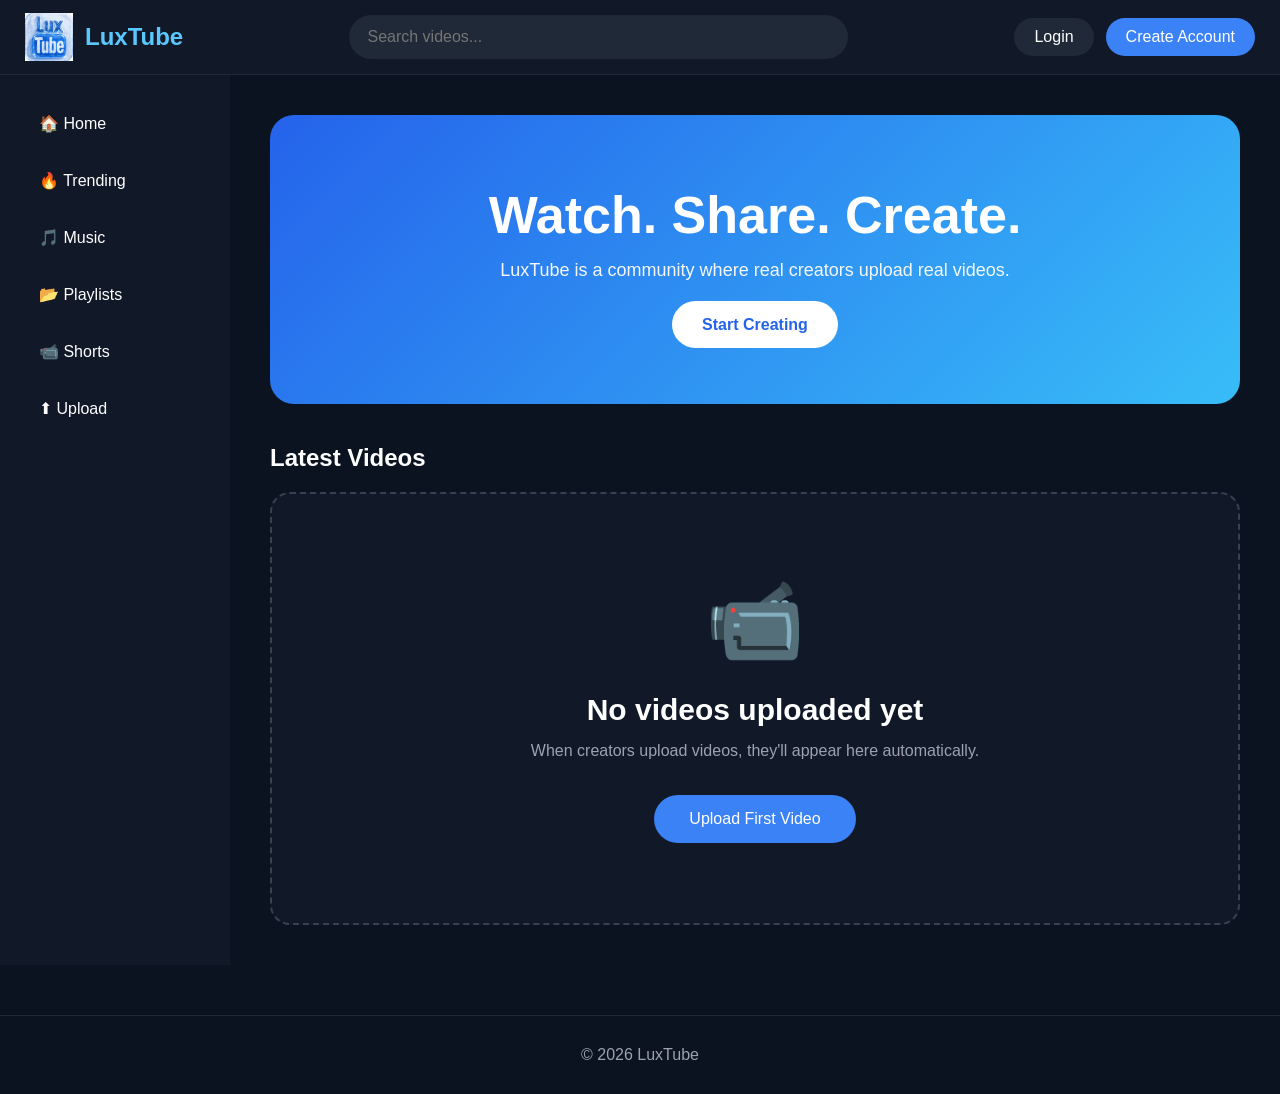
<file: index.html>
<!DOCTYPE html>
<html lang="en">
<head>
<meta charset="UTF-8">
<meta name="viewport" content="width=device-width, initial-scale=1.0">
<title>LuxTube</title>

<link rel="stylesheet" href="css/style.css">
</head>

<body>

<header>

<div class="logo">
<img src="assets/logo.png" alt="LuxTube">
<span>LuxTube</span>
</div>

<div class="search">
<input type="text" placeholder="Search videos...">
</div>

<div class="buttons">
<a href="login.html" class="btn">Login</a>
<a href="register.html" class="btn primary">Create Account</a>
</div>

</header>

<div class="layout">

<nav>

<a href="#">🏠 Home</a>
<a href="#">🔥 Trending</a>
<a href="#">🎵 Music</a>
<a href="#">📂 Playlists</a>
<a href="#">📹 Shorts</a>
<a href="upload.html">⬆ Upload</a>

</nav>

<main>

<section class="hero">

<h1>Watch. Share. Create.</h1>

<p>
LuxTube is a community where real creators upload real videos.
</p>

<a href="register.html" class="heroButton">
Start Creating
</a>

</section>

<section class="videos">

<h2>Latest Videos</h2>

<div class="empty">

<div class="icon">📹</div>

<h3>No videos uploaded yet</h3>

<p>
When creators upload videos, they'll appear here automatically.
</p>

<a href="upload.html" class="uploadButton">
Upload First Video
</a>

</div>

</section>

</main>

</div>

<footer>

© 2026 LuxTube

</footer>

</body>
</html>
</file>
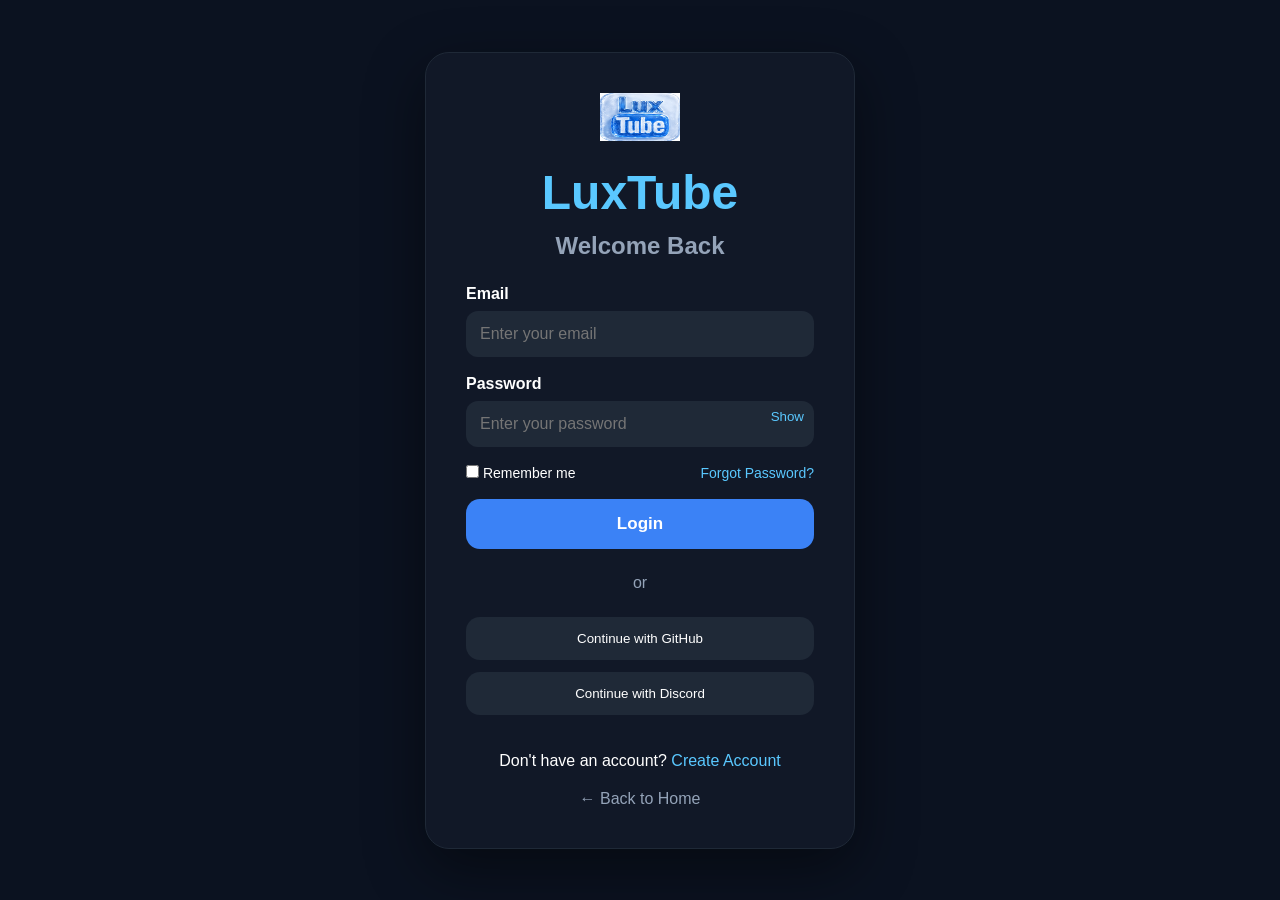
<file: login.html>
<!DOCTYPE html>
<html lang="en">
<head>
<meta charset="UTF-8">
<meta name="viewport" content="width=device-width, initial-scale=1.0">

<title>LuxTube - Login</title>

<link rel="stylesheet" href="css/style.css">

<style>

body{
    background:#0b1220;
    display:flex;
    justify-content:center;
    align-items:center;
    min-height:100vh;
    margin:0;
}

.card{
    width:430px;
    background:#111827;
    border:1px solid #1f2937;
    border-radius:24px;
    padding:40px;
    box-shadow:0 20px 60px rgba(0,0,0,.45);
}

.logo{
    display:flex;
    flex-direction:column;
    align-items:center;
    margin-bottom:25px;
}

.logo img{
    width:80px;
    margin-bottom:12px;
}

.logo h1{
    color:#5ac8ff;
    margin:0;
}

.logo p{
    color:#94a3b8;
}

.input{
    margin-bottom:18px;
}

.input label{
    display:block;
    margin-bottom:8px;
    font-weight:bold;
}

.input input{
    width:100%;
    padding:14px;
    border:none;
    border-radius:12px;
    background:#1f2937;
    color:white;
    font-size:16px;
    outline:none;
}

.password-box{
    position:relative;
}

.password-box button{
    position:absolute;
    right:10px;
    top:8px;
    border:none;
    background:none;
    color:#5ac8ff;
    cursor:pointer;
}

.options{
    display:flex;
    justify-content:space-between;
    align-items:center;
    margin:18px 0;
    font-size:14px;
}

.options a{
    color:#5ac8ff;
    text-decoration:none;
}

.login-btn{
    width:100%;
    padding:15px;
    background:#3b82f6;
    color:white;
    border:none;
    border-radius:14px;
    cursor:pointer;
    font-size:17px;
    font-weight:bold;
}

.login-btn:hover{
    background:#2563eb;
}

.divider{
    text-align:center;
    color:#94a3b8;
    margin:25px 0;
}

.social{
    width:100%;
    padding:14px;
    border:none;
    border-radius:14px;
    margin-bottom:12px;
    cursor:pointer;
    background:#1f2937;
    color:white;
}

.bottom{
    text-align:center;
    margin-top:25px;
}

.bottom a{
    color:#5ac8ff;
    text-decoration:none;
}

.home{
    text-align:center;
    margin-top:20px;
}

.home a{
    color:#94a3b8;
    text-decoration:none;
}

</style>

</head>

<body>

<div class="card">

<div class="logo">

<img src="assets/logo.png" alt="LuxTube">

<h1>LuxTube</h1>

<p>Welcome Back</p>

</div>

<form id="loginForm">

<div class="input">

<label>Email</label>

<input
type="email"
id="email"
name="email"
autocomplete="username"
placeholder="Enter your email"
required>

</div>

<div class="input">

<label>Password</label>

<div class="password-box">

<input
type="password"
id="password"
name="password"
autocomplete="current-password"
placeholder="Enter your password"
required>

<button type="button" id="togglePassword">Show</button>

</div>

</div>

<div class="options">

<label>

<input type="checkbox">

Remember me

</label>

<a href="forgot-password.html">

Forgot Password?

</a>

</div>

<button class="login-btn" type="submit">

Login

</button>

</form>

<div class="divider">

or

</div>

<button class="social">

Continue with GitHub

</button>

<button class="social">

Continue with Discord

</button>

<div class="bottom">

Don't have an account?

<a href="register.html">

Create Account

</a>

</div>

<div class="home">

<a href="index.html">

← Back to Home

</a>

</div>

</div>

<script>

const password=document.getElementById("password");
const toggle=document.getElementById("togglePassword");

toggle.onclick=()=>{

if(password.type==="password"){

password.type="text";
toggle.textContent="Hide";

}else{

password.type="password";
toggle.textContent="Show";

}

};

document.getElementById("loginForm").addEventListener("submit",(e)=>{

e.preventDefault();

/*
Connect Supabase login here later.
*/

console.log("Login clicked.");

});

</script>

</body>
</html>
</file>
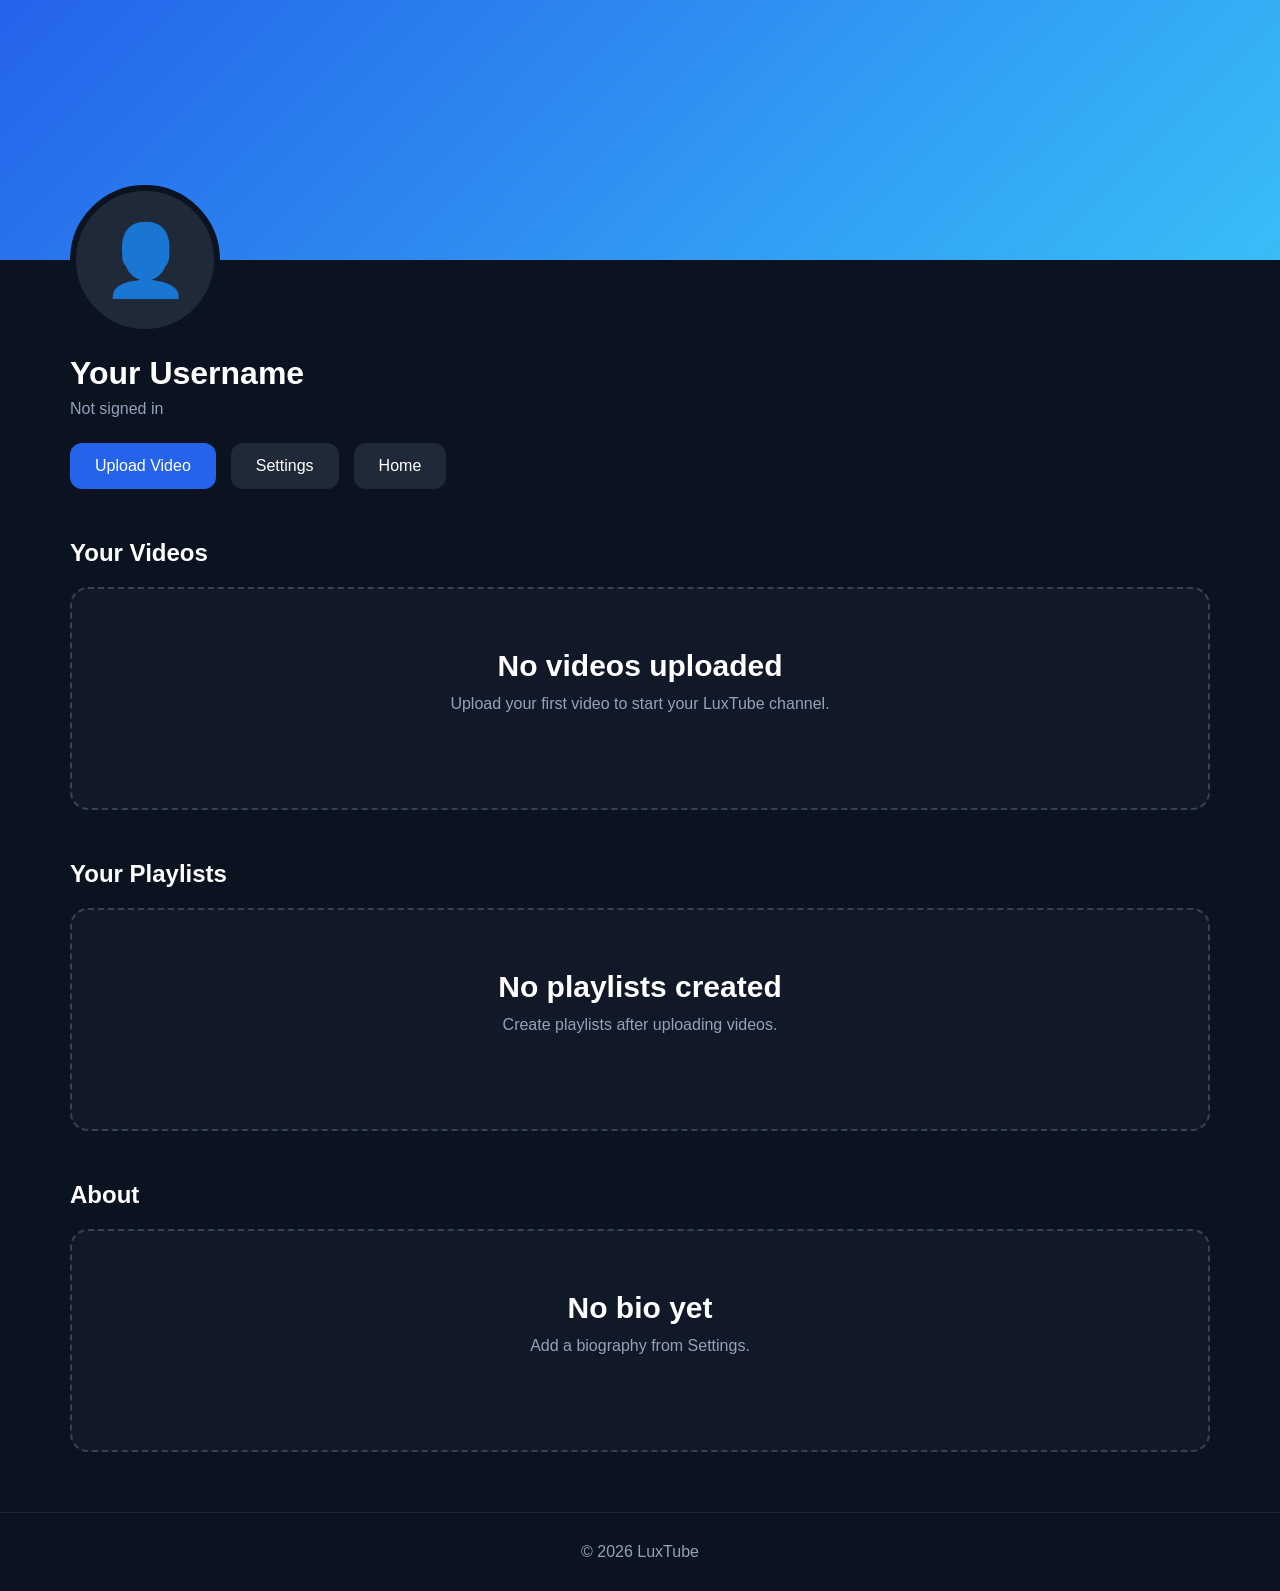
<file: profile.html>
<!DOCTYPE html>
<html lang="en">
<head>

<meta charset="UTF-8">
<meta name="viewport" content="width=device-width, initial-scale=1.0">

<title>My Profile • LuxTube</title>

<link rel="stylesheet" href="css/style.css">

<style>

body{
    margin:0;
    background:#0b1220;
    color:white;
    font-family:Arial,Helvetica,sans-serif;
}

.banner{
    height:260px;
    background:linear-gradient(135deg,#2563eb,#38bdf8);
}

.profile{

    max-width:1200px;

    margin:auto;

    padding:0 30px;

}

.avatar{

    width:150px;

    height:150px;

    border-radius:50%;

    background:#1f2937;

    border:6px solid #0b1220;

    margin-top:-75px;

    display:flex;

    justify-content:center;

    align-items:center;

    font-size:70px;

}

.user{

    margin-top:20px;

}

.user h1{

    margin-bottom:8px;

}

.user p{

    color:#94a3b8;

}

.buttons{

    margin-top:25px;

    display:flex;

    gap:15px;

    flex-wrap:wrap;

}

.btn{

    padding:14px 25px;

    background:#2563eb;

    color:white;

    border-radius:12px;

    text-decoration:none;

}

.btn.secondary{

    background:#1f2937;

}

.section{

    margin-top:50px;

}

.section h2{

    margin-bottom:20px;

}

.empty{

    background:#111827;

    border:2px dashed #374151;

    border-radius:18px;

    padding:60px;

    text-align:center;

}

.empty h3{

    margin-bottom:12px;

}

.empty p{

    color:#94a3b8;

}

footer{

    margin-top:60px;

    text-align:center;

    padding:30px;

    color:#94a3b8;

}

</style>

</head>

<body>

<div class="banner"></div>

<div class="profile">

<div class="avatar">

👤

</div>

<div class="user">

<h1 id="username">

Your Username

</h1>

<p id="email">

Not signed in

</p>

</div>

<div class="buttons">

<a href="upload.html" class="btn">

Upload Video

</a>

<a href="settings.html" class="btn secondary">

Settings

</a>

<a href="index.html" class="btn secondary">

Home

</a>

</div>

<div class="section">

<h2>Your Videos</h2>

<div class="empty">

<h3>No videos uploaded</h3>

<p>

Upload your first video to start your LuxTube channel.

</p>

</div>

</div>

<div class="section">

<h2>Your Playlists</h2>

<div class="empty">

<h3>No playlists created</h3>

<p>

Create playlists after uploading videos.

</p>

</div>

</div>

<div class="section">

<h2>About</h2>

<div class="empty">

<h3>No bio yet</h3>

<p>

Add a biography from Settings.

</p>

</div>

</div>

</div>

<footer>

© 2026 LuxTube

</footer>

<script>

/*
Later you'll replace this with Supabase.

Example:

username.textContent=user.user_metadata.username;
email.textContent=user.email;

*/

</script>

</body>
</html>
</file>
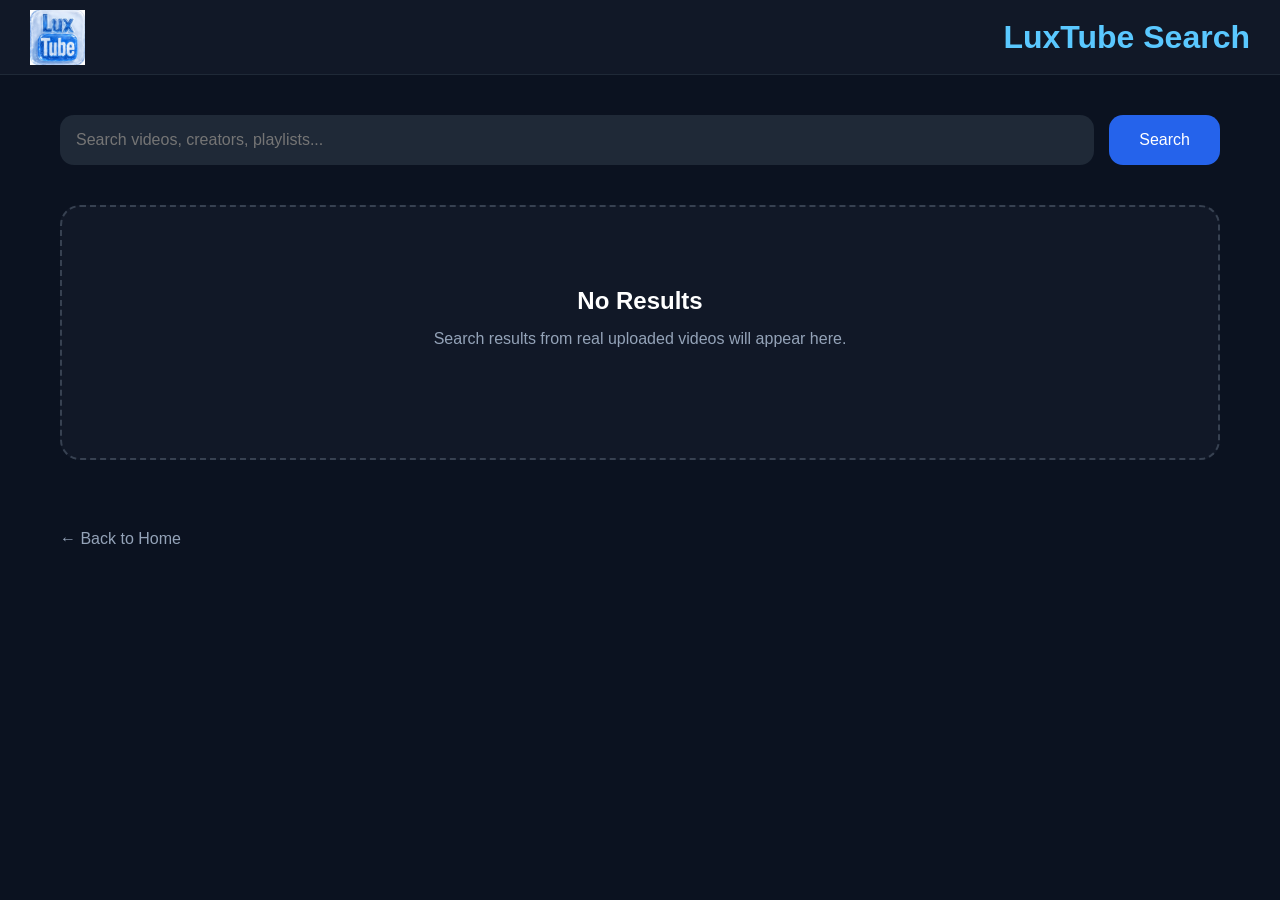
<file: search.html>
<!DOCTYPE html>
<html lang="en">
<head>

<meta charset="UTF-8">
<meta name="viewport" content="width=device-width, initial-scale=1.0">

<title>Search • LuxTube</title>

<link rel="stylesheet" href="css/style.css">

<style>

body{
    margin:0;
    background:#0b1220;
    color:white;
    font-family:Arial,Helvetica,sans-serif;
}

header{
    background:#111827;
    padding:20px 30px;
    display:flex;
    align-items:center;
    gap:20px;
    border-bottom:1px solid #1f2937;
}

header img{
    width:55px;
}

header h1{
    color:#5ac8ff;
    margin:0;
}

.container{
    max-width:1200px;
    margin:auto;
    padding:40px 20px;
}

.searchBox{
    display:flex;
    gap:15px;
    margin-bottom:40px;
}

.searchBox input{

    flex:1;

    padding:16px;

    border:none;

    border-radius:14px;

    background:#1f2937;

    color:white;

    font-size:16px;

    outline:none;

}

.searchBox button{

    padding:16px 30px;

    border:none;

    border-radius:14px;

    background:#2563eb;

    color:white;

    cursor:pointer;

    font-size:16px;

}

.searchBox button:hover{

    background:#1d4ed8;

}

.results{

    background:#111827;

    border:2px dashed #374151;

    border-radius:20px;

    padding:80px 20px;

    text-align:center;

}

.results h2{

    margin-bottom:15px;

}

.results p{

    color:#94a3b8;

    margin-bottom:30px;

}

#videoResults{

    display:grid;

    grid-template-columns:repeat(auto-fill,minmax(320px,1fr));

    gap:25px;

    margin-top:35px;

}

.card{

    display:none;

    background:#1f2937;

    border-radius:16px;

    overflow:hidden;

}

.thumbnail{

    height:180px;

    background:#374151;

}

.info{

    padding:15px;

}

.info h3{

    margin:0 0 10px;

}

.info p{

    color:#94a3b8;

    margin:0;

}

.back{

    display:inline-block;

    margin-top:35px;

    color:#94a3b8;

    text-decoration:none;

}

</style>

</head>

<body>

<header>

<img src="assets/logo.png">

<h1>LuxTube Search</h1>

</header>

<div class="container">

<div class="searchBox">

<input
id="searchInput"
type="text"
placeholder="Search videos, creators, playlists...">

<button id="searchButton">

Search

</button>

</div>

<div class="results" id="emptyState">

<h2>No Results</h2>

<p>

Search results from real uploaded videos will appear here.

</p>

</div>

<div id="videoResults">

<!-- Real videos loaded from Supabase -->

</div>

<a class="back" href="index.html">

← Back to Home

</a>

</div>

<script>

document.getElementById("searchButton").addEventListener("click",()=>{

const query=document.getElementById("searchInput").value.trim();

if(query===""){

alert("Enter something to search.");

return;

}

/*

Later:

1. Send query to Fly.io backend

2. Backend searches Supabase

3. Return real uploaded videos

4. Create cards inside #videoResults

*/

console.log("Searching:",query);

});

</script>

</body>
</html>
</file>
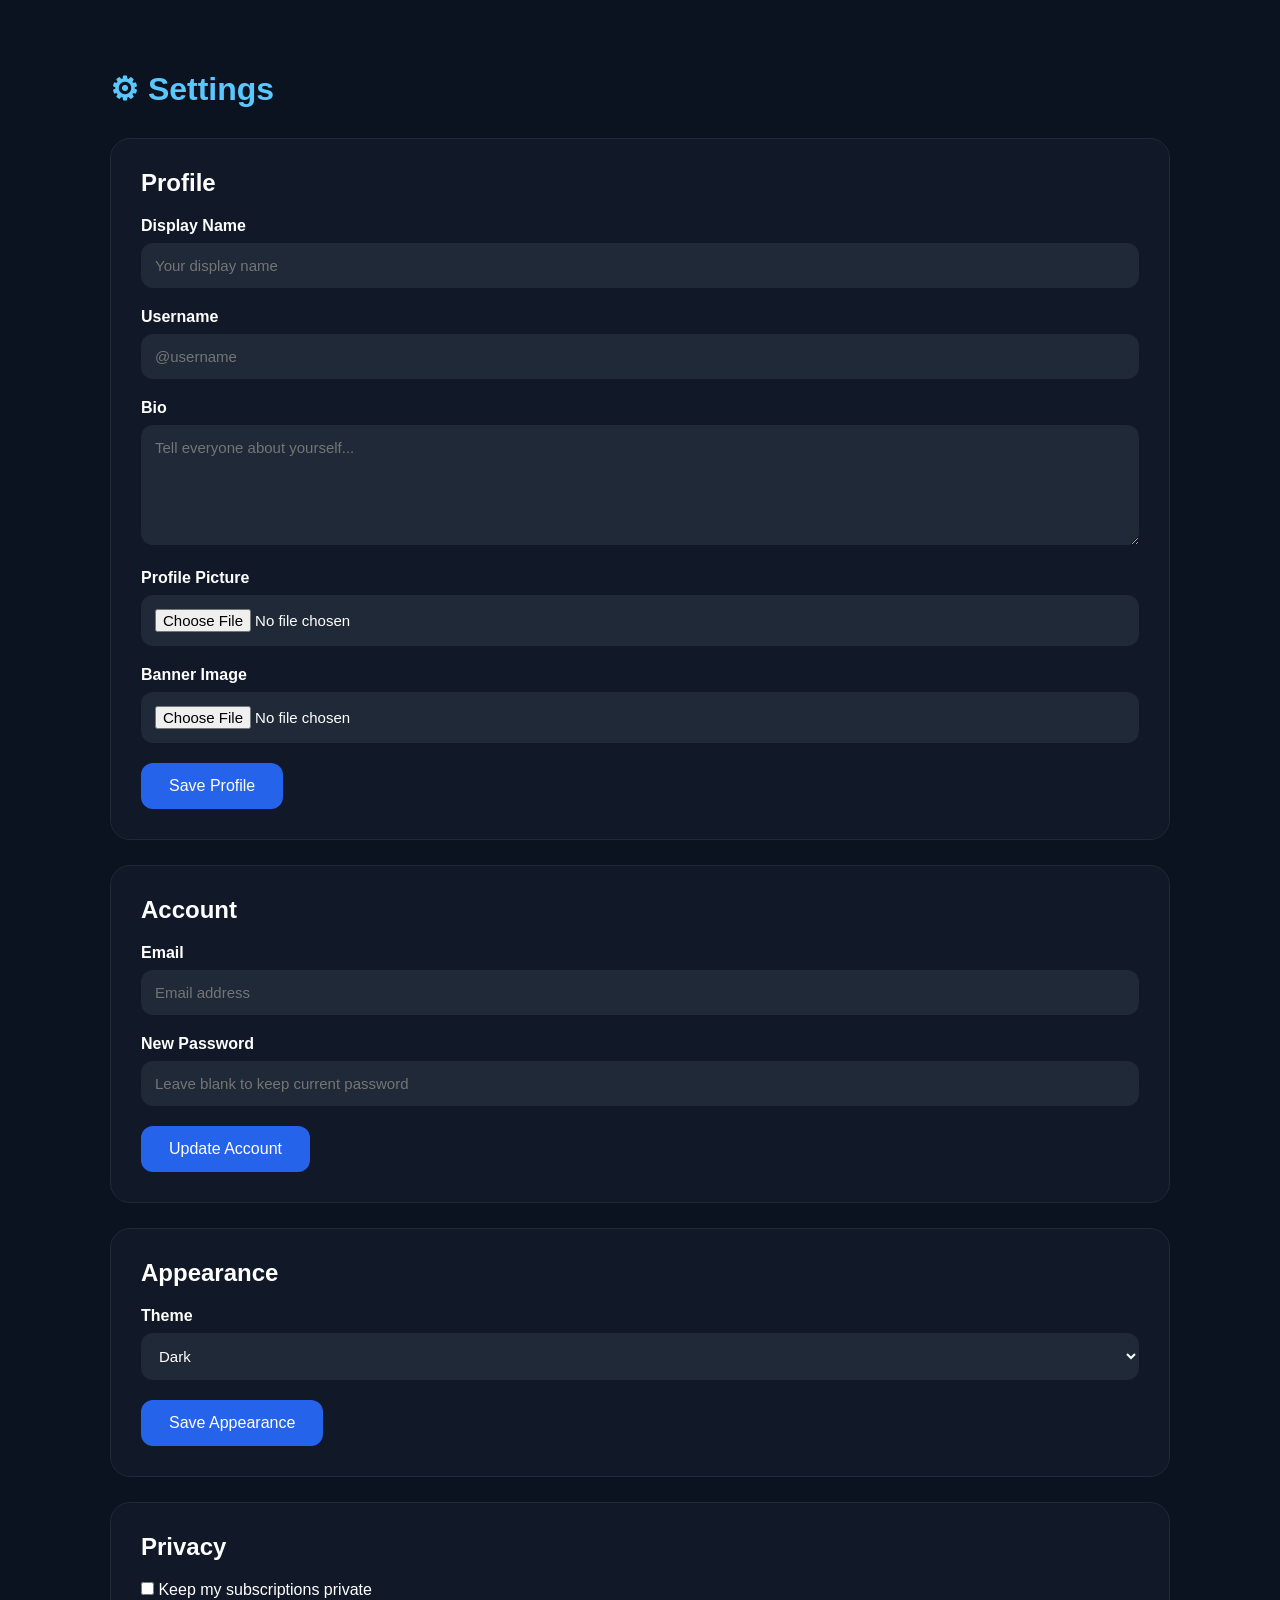
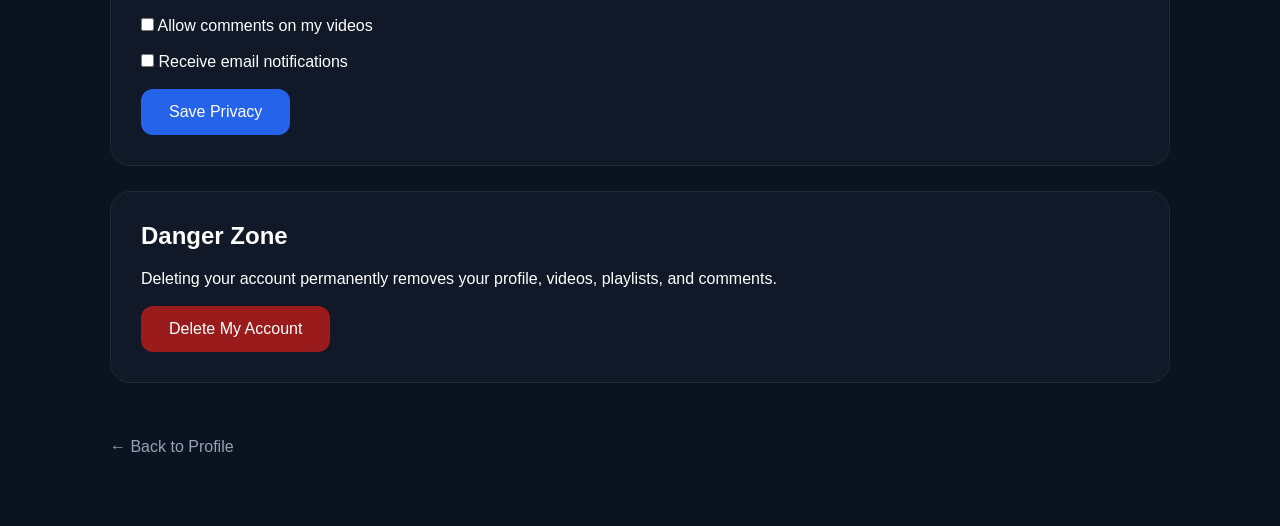
<file: settings.html>
<!DOCTYPE html>
<html lang="en">
<head>

<meta charset="UTF-8">
<meta name="viewport" content="width=device-width, initial-scale=1.0">

<title>Settings • LuxTube</title>

<link rel="stylesheet" href="css/style.css">

<style>

body{
    margin:0;
    background:#0b1220;
    color:white;
    font-family:Arial,Helvetica,sans-serif;
}

.container{
    max-width:1100px;
    margin:50px auto;
    padding:20px;
}

h1{
    margin-bottom:30px;
    color:#5ac8ff;
}

.section{
    background:#111827;
    border:1px solid #1f2937;
    border-radius:20px;
    padding:30px;
    margin-bottom:25px;
}

.section h2{
    margin-top:0;
    margin-bottom:20px;
}

.input{
    margin-bottom:20px;
}

.input label{
    display:block;
    margin-bottom:8px;
    font-weight:bold;
}

.input input,
.input textarea,
.input select{

    width:100%;

    padding:14px;

    border:none;

    outline:none;

    border-radius:12px;

    background:#1f2937;

    color:white;

    font-size:15px;

}

textarea{

    resize:vertical;

    min-height:120px;

}

button{

    padding:14px 28px;

    background:#2563eb;

    color:white;

    border:none;

    border-radius:12px;

    cursor:pointer;

    font-size:16px;

}

button:hover{

    background:#1d4ed8;

}

.danger{

    background:#991b1b;

}

.danger:hover{

    background:#b91c1c;

}

.home{

    display:inline-block;

    margin-top:30px;

    color:#94a3b8;

    text-decoration:none;

}

</style>

</head>

<body>

<div class="container">

<h1>⚙ Settings</h1>

<div class="section">

<h2>Profile</h2>

<div class="input">

<label>Display Name</label>

<input
type="text"
placeholder="Your display name">

</div>

<div class="input">

<label>Username</label>

<input
type="text"
placeholder="@username">

</div>

<div class="input">

<label>Bio</label>

<textarea
placeholder="Tell everyone about yourself..."></textarea>

</div>

<div class="input">

<label>Profile Picture</label>

<input type="file" accept="image/*">

</div>

<div class="input">

<label>Banner Image</label>

<input type="file" accept="image/*">

</div>

<button>

Save Profile

</button>

</div>

<div class="section">

<h2>Account</h2>

<div class="input">

<label>Email</label>

<input
type="email"
placeholder="Email address">

</div>

<div class="input">

<label>New Password</label>

<input
type="password"
placeholder="Leave blank to keep current password">

</div>

<button>

Update Account

</button>

</div>

<div class="section">

<h2>Appearance</h2>

<div class="input">

<label>Theme</label>

<select>

<option>Dark</option>

<option>Light</option>

<option>System</option>

</select>

</div>

<button>

Save Appearance

</button>

</div>

<div class="section">

<h2>Privacy</h2>

<label>

<input type="checkbox">

Keep my subscriptions private

</label>

<br><br>

<label>

<input type="checkbox">

Allow comments on my videos

</label>

<br><br>

<label>

<input type="checkbox">

Receive email notifications

</label>

<br><br>

<button>

Save Privacy

</button>

</div>

<div class="section">

<h2>Danger Zone</h2>

<p>

Deleting your account permanently removes your profile, videos, playlists, and comments.

</p>

<br>

<button class="danger">

Delete My Account

</button>

</div>

<a href="profile.html" class="home">

← Back to Profile

</a>

</div>

<script>

/*

Later connect these buttons to Supabase.

Examples:

- Update username
- Update bio
- Upload avatar
- Upload banner
- Change email
- Change password
- Delete account

*/

</script>

</body>
</html>
</file>
<file: css/style.css>
*{
margin:0;
padding:0;
box-sizing:border-box;
font-family:Arial,Helvetica,sans-serif;
}

body{
background:#0b1220;
color:white;
}

header{

height:75px;

background:#111827;

display:flex;

align-items:center;

justify-content:space-between;

padding:0 25px;

border-bottom:1px solid #1f2937;

position:sticky;

top:0;

z-index:100;

}

.logo{

display:flex;

align-items:center;

gap:12px;

font-size:24px;

font-weight:bold;

color:#5ac8ff;

}

.logo img{

width:48px;

height:48px;

}

.search{

flex:1;

display:flex;

justify-content:center;

}

.search input{

width:60%;

max-width:650px;

padding:13px 18px;

border:none;

outline:none;

border-radius:40px;

background:#1f2937;

color:white;

font-size:16px;

}

.buttons{

display:flex;

gap:12px;

}

.btn{

padding:10px 20px;

border-radius:30px;

text-decoration:none;

background:#1f2937;

color:white;

transition:.25s;

}

.btn:hover{

background:#374151;

}

.primary{

background:#3b82f6;

}

.primary:hover{

background:#2563eb;

}

.layout{

display:flex;

}

nav{

width:230px;

background:#111827;

min-height:calc(100vh - 75px);

padding:25px;

}

nav a{

display:block;

padding:14px;

margin-bottom:10px;

border-radius:12px;

text-decoration:none;

color:white;

transition:.25s;

}

nav a:hover{

background:#1f2937;

}

main{

flex:1;

padding:40px;

}

.hero{

text-align:center;

padding:70px 20px;

background:linear-gradient(135deg,#2563eb,#38bdf8);

border-radius:24px;

margin-bottom:40px;

}

.hero h1{

font-size:52px;

margin-bottom:15px;

}

.hero p{

font-size:18px;

opacity:.95;

margin-bottom:35px;

}

.heroButton{

padding:15px 30px;

background:white;

color:#2563eb;

text-decoration:none;

border-radius:40px;

font-weight:bold;

}

.videos h2{

margin-bottom:20px;

}

.empty{

background:#111827;

border:2px dashed #374151;

border-radius:20px;

padding:80px 30px;

text-align:center;

}

.icon{

font-size:80px;

margin-bottom:25px;

}

.empty h3{

font-size:30px;

margin-bottom:15px;

}

.empty p{

color:#9ca3af;

margin-bottom:35px;

}

.uploadButton{

display:inline-block;

padding:15px 35px;

background:#3b82f6;

color:white;

text-decoration:none;

border-radius:40px;

}

.uploadButton:hover{

background:#2563eb;

}

footer{

padding:30px;

text-align:center;

color:#9ca3af;

border-top:1px solid #1f2937;

margin-top:50px;

}
</file>
